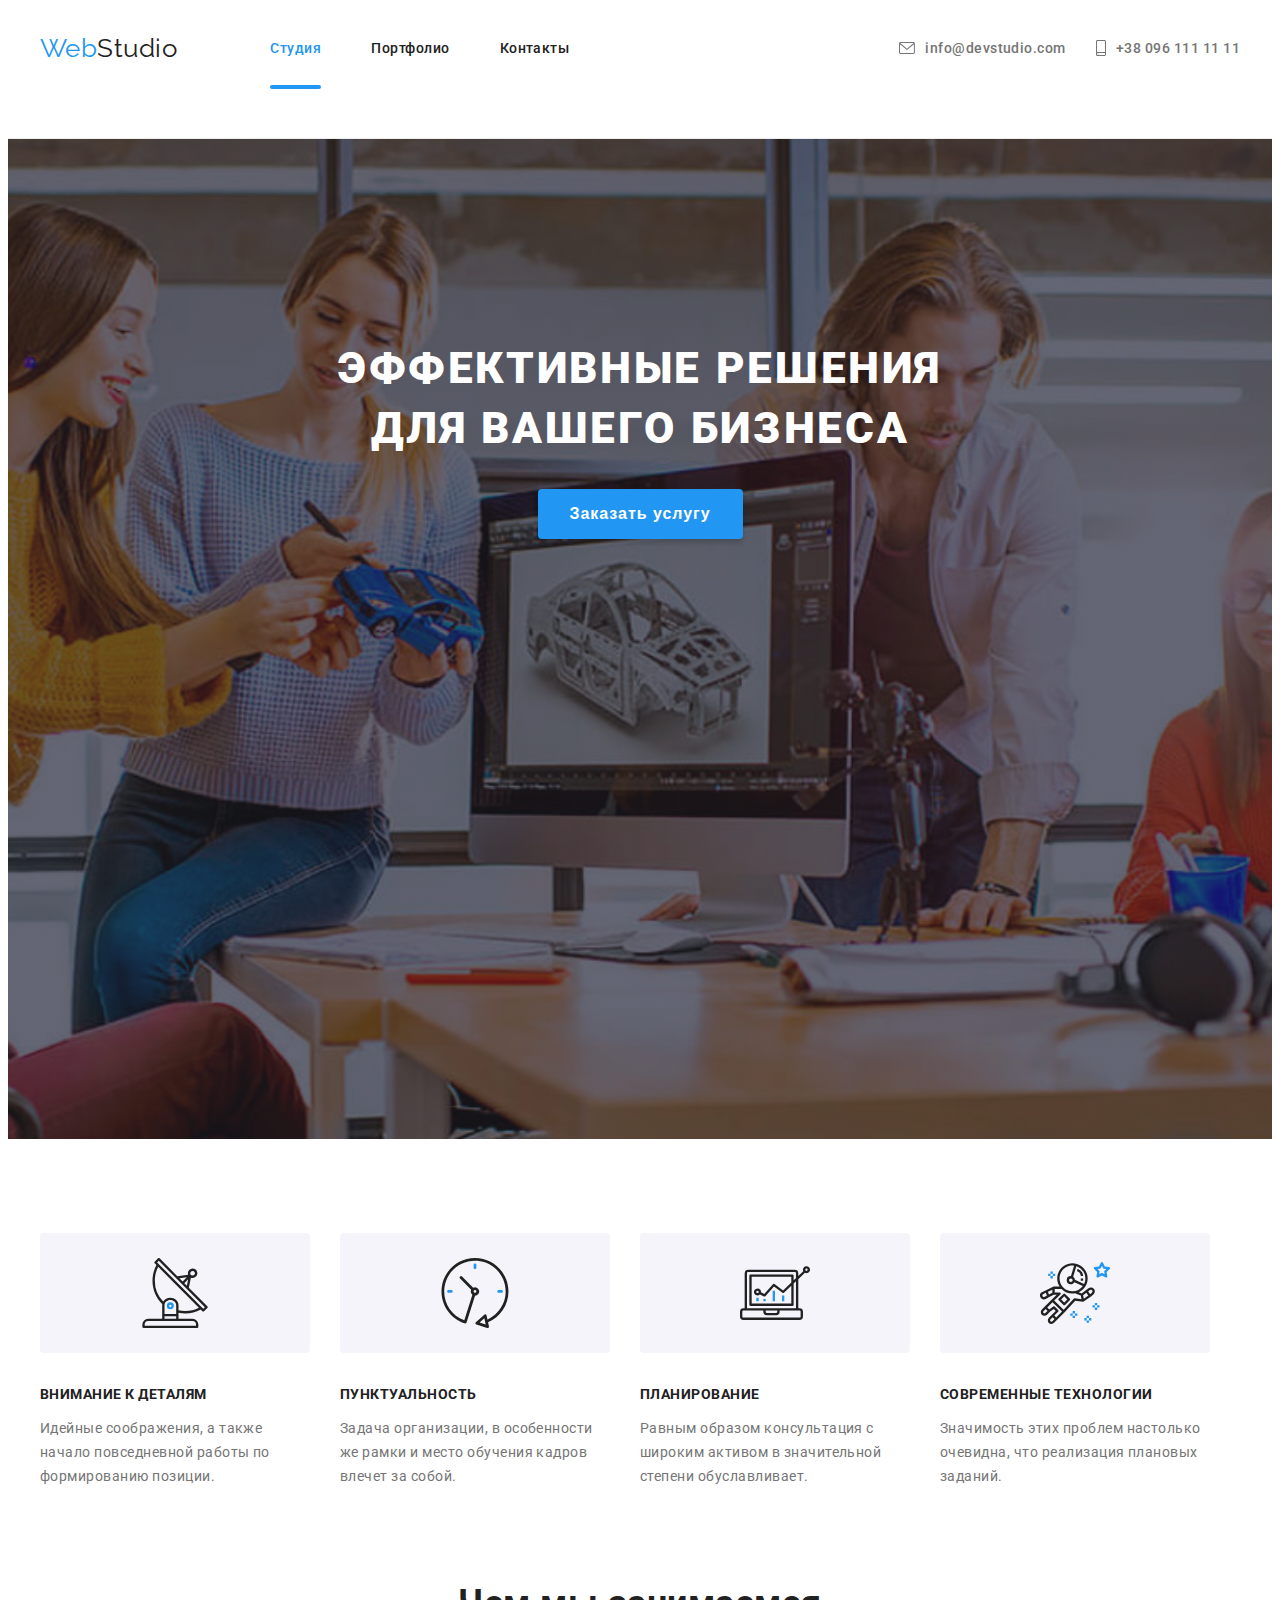
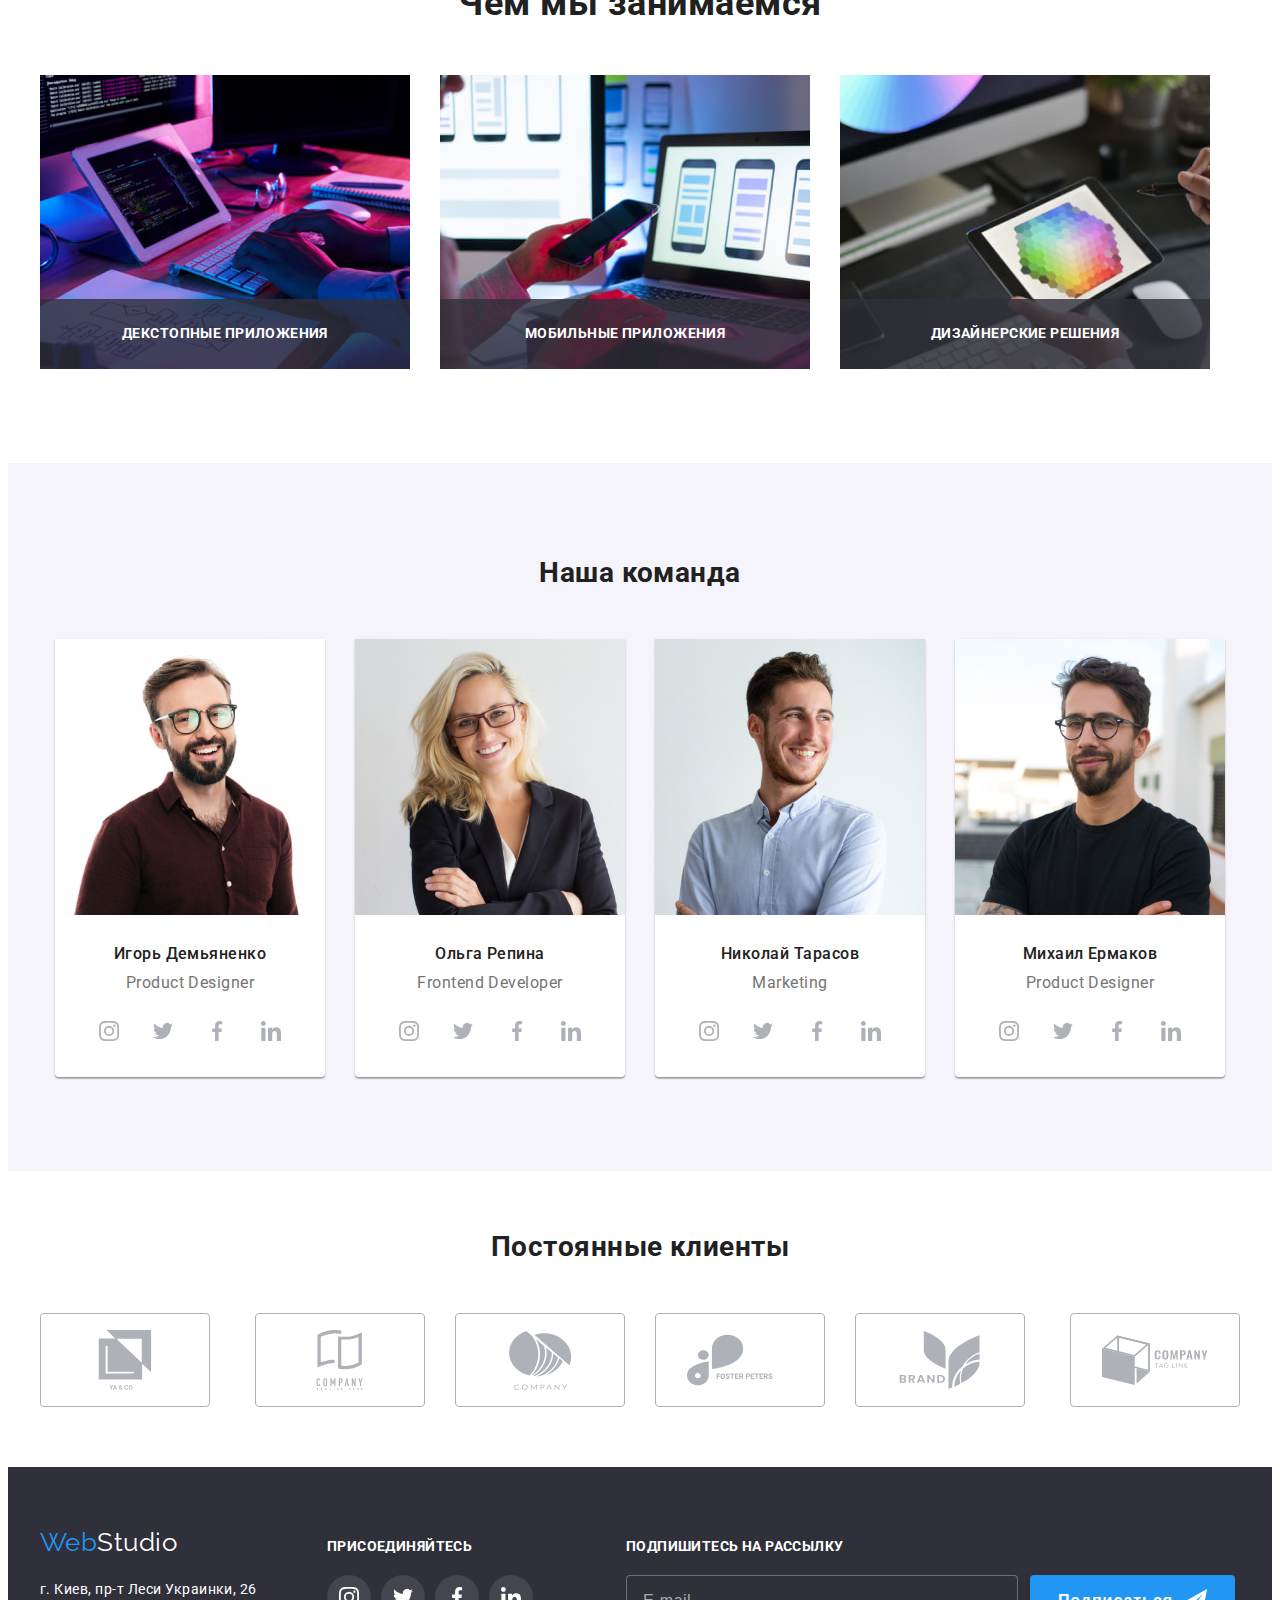
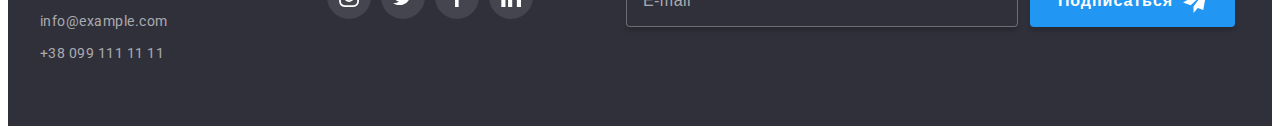
<file: index.html>
<!DOCTYPE html>
<html lang="ru">

<head>
    <meta charset="UTF-8">
    <meta http-equiv="X-UA-Compatible" content="IE=edge">
    <meta name="viewport" content="width=device-width, initial-scale=1.0">
    <title>Web Studio</title>
    <link rel="preconnect" href="https://fonts.googleapis.com">
    <link rel="preconnect" href="https://fonts.gstatic.com" crossorigin>
    <link
        href="https://fonts.googleapis.com/css2?family=Raleway:wght@700&family=Roboto:wght@400;500;700;900&display=swap"
        rel="stylesheet">
    <link rel="stylesheet" href="https://cdnjs.cloudflare.com/ajax/libs/modern-normalize/1.1.0/modern-normalize.min.css"
        integrity="sha512-wpPYUAdjBVSE4KJnH1VR1HeZfpl1ub8YT/NKx4PuQ5NmX2tKuGu6U/JRp5y+Y8XG2tV+wKQpNHVUX03MfMFn9Q=="
        crossorigin="anonymous" referrerpolicy="no-referrer" />
    <link rel="stylesheet" href="./css/main.min.css" />
</head>

<body>
    <!--Шапка-->
    <header class="header">
        <div class="container">
            <div class="header__logo-mobile">
                <a href="./index.html" class="nav__header-logo">Web<span class="nav__header-logo-half">Studio</span></a>
                <button class="menu__button is-open" aria-expanded="false" data-menu-button>
                    <svg class="menu__icon" width="40" height="40" aria-label="Переключатель мобильного меню">
                        <use class="menu__open" href="./images/symbol-defs.svg#mobile-menu"></use>
                        <use class="menu__close" href="./images/symbol-defs.svg#mobile-menu_close"></use>
                    </svg>
                </button>
                <div class="header-mobile" data-menu>
                    <nav class="nav">
                        <ul class="nav__menu">
                            <li class="nav__item"><a class="nav__link nav__link--current" href="./index.html">Студия</a></li>
                            <li class="nav__item"><a class="nav__link"
                                    href="./portfolio.html">Портфолио</a></li>
                            <li class="nav__item"><a class="nav__link" href="">Контакты</a></li>
                        </ul>
                    </nav>
                    <ul class="address">
                        <li class="address__item"><a class="address__link address__link--mobile"
                                href="mailto:info@devstudio.com"><svg class="address__icon" width="16" height="12">
                                    <use href="./images/symbol-defs.svg#mail"></use>
                                </svg>info@devstudio.com</a></li>
                        <li class="address__item"><a class="address__link" href="tel:+380961111111"><svg
                                    class="address__icon" width="10" height="16">
                                    <use href="./images/symbol-defs.svg#smartphone"></use>
                                </svg>+38 096 111 11 11</a></li>
                    </ul>
                    <ul class="social">
                        <li class="social__item"><a href="#" class="social__link">Instagram</a><span
                                class="social__line"></span></li>
                        <li class="social__item"><a href="#" class="social__link">Twitter</a><span
                                class="social__line"></span>
                        </li>
                        <li class="social__item"><a href="#" class="social__link">Facebook</a><span
                                class="social__line"></span>
                        </li>
                        <li class="social__item"><a href="#" class="social__link">LinkedIn</a></li>
                    </ul>
                </div>
            </div>
        </div>
    </header>
    <!--Уникальный контент-->
    <main>
        <!-- Hero section -->
        <section class="hero-overlay">
            <div class="container">
                <h1 class="hero-overlay__title">Эффективные решения для вашего бизнеса</h1>
                <button class="button" type="button" data-modal-open>Заказать услугу</button>
            </div>
        </section>
        <!-- Features section -->
        <section class="features">
            <div class="container">
                <h2 class="visually-hidden">Особенности</h2>
                <ul class="features__list">
                    <li class="features__item">
                        <div class="features__icon">
                            <svg width="70px" height="70px">
                                <use href="./images/symbol-defs.svg#antenna"></use>
                            </svg>
                        </div>
                        <h3 class="features__title">Внимание к деталям</h3>
                        <p>Идейные соображения, а также начало повседневной работы по формированию позиции.</p>
                    </li>
                    <li class="features__item">
                        <div class="features__icon">
                            <svg width="70px" height="70px">
                                <use href="./images/symbol-defs.svg#clock"></use>
                            </svg>
                        </div>
                        <h3 class="features__title">Пунктуальность</h3>
                        <p>Задача организации, в особенности же рамки и место обучения кадров влечет за собой.</p>
                    </li>
                    <li class="features__item">
                        <div class="features__icon">
                            <svg width="70px" height="70px">
                                <use href="./images/symbol-defs.svg#diagram"></use>
                            </svg>
                        </div>
                        <h3 class="features__title">Планирование</h3>
                        <p>Равным образом консультация с широким активом в значительной степени обуславливает.</p>
                    </li>
                    <li class="features__item">
                        <div class="features__icon">
                            <svg width="70px" height="70px">
                                <use href="./images/symbol-defs.svg#astronaut"></use>
                            </svg>
                        </div>
                        <h3 class="features__title">Современные технологии</h3>
                        <p>Значимость этих проблем настолько очевидна, что реализация плановых заданий.</p>
                    </li>
                </ul>
            </div>
        </section>
        <!-- Our Work section -->
        <section class="our-work">
            <div class="container">
                <h2 class="our-work__title">Чем мы занимаемся</h2>
                <ul class="our-work__gallery">
                    <li class="our-work__item"><img srcset="./images/what-we-do/img1-740.jpg 2x,./images/what-we-do/img1-370.jpg 1x"
                        src="./images/what-we-do/img1-370.jpg" alt="Разработка десктопных приложений" width="370" />
                        <h3 class="our-work__label">Декстопные приложения</h3>
                    </li>
                    <li class="our-work__item"><img srcset="./images/what-we-do/img2-740.jpg 2x,./images/what-we-do/img2-370.jpg 1x"
                        src="./images/what-we-do/img2-370.jpg" alt="Разработка мобильных приложений" width="370" />
                        <h3 class="our-work__label">Мобильные приложения</h3>
                    </li>
                    <li class="our-work__item"><img srcset="./images/what-we-do/img3-740.jpg 2x,./images/what-we-do/img3-370.jpg 1x"
                        src="./images/what-we-do/img3-370.jpg" alt="Дизайнерские решения" width="370" class="wedo-item__image" />
                        <h3 class="our-work__label">Дизайнерские решения</h3>
                    </li>
                </ul>
            </div>
        </section>
        <!-- Our Team section styles -->
        <section class="team">
            <div class="container">
                <h2 class="team__title">Наша команда</h2>
                <ul class="team__list">
                    <li class="team__card"><img srcset="./images/team/demyanenko-900.jpg 2x,./images/team/demyanenko-450.jpg 1x" src="./images/team/demyanenko-450.jpg" alt="Фото Игоря Демьяненко" width="450" />
                        <div class="team__discription">
                            <h3 class="team__name"> Игорь Демьяненко</h3>
                            <p>Product Designer</p>
                            <ul class="team__social">
                                <li class="team__item"><a class="team__link"
                                        href="https://www.instagram.com/?hl=en"><svg class="team__icon" width="20"
                                            height="20">
                                            <use href="./images/symbol-defs.svg#instagram"></use>
                                        </svg></a></li>
                                <li class="team__item"><a class="team__link"
                                        href="https://mobile.twitter.com/login"><svg class="team__icon" width="20"
                                            height="20">
                                            <use href="./images/symbol-defs.svg#twitter"></use>
                                        </svg></a></li>
                                <li class="team__item"><a class="team__link" href="https://www.facebook.com/"><svg
                                            class="team__icon" width="20" height="20">
                                            <use href="./images/symbol-defs.svg#facebook"></use>
                                        </svg></a></li>
                                <li class="team__item"><a class="team__link" href="https://www.linkedin.com/"><svg
                                            class="team__icon" width="20" height="20">
                                            <use href="./images/symbol-defs.svg#linkedin"></use>
                                        </svg></a></li>
                            </ul>
                        </div>
                    </li>
                    <li class="team__card"><img srcset="./images/team/repina-900.jpg 2x,./images/team/repina-450.jpg 1x" src="./images/team/repina-450.jpg" alt="Фото Ольги Репиной" width="450" />
                        <div class="team__discription">
                            <h3 class="team__name"> Ольга Репина</h3>
                            <p>Frontend Developer</p>
                            <ul class="team__social">
                                <li class="team__item"><a class="team__link"
                                        href="https://www.instagram.com/?hl=en"><svg class="team__icon" width="20"
                                            height="20">
                                            <use href="./images/symbol-defs.svg#instagram"></use>
                                        </svg></a></li>
                                <li class="team__item"><a class="team__link"
                                        href="https://mobile.twitter.com/login"><svg class="team__icon" width="20"
                                            height="20">
                                            <use href="./images/symbol-defs.svg#twitter"></use>
                                        </svg></a></li>
                                <li class="team__item"><a class="team__link" href="https://www.facebook.com/"><svg
                                            class="team__icon" width="20" height="20">
                                            <use href="./images/symbol-defs.svg#facebook"></use>
                                        </svg></a></li>
                                <li class="team__item"><a class="team__link" href="https://www.linkedin.com/"><svg
                                            class="team__icon" width="20" height="20">
                                            <use href="./images/symbol-defs.svg#linkedin"></use>
                                        </svg></a></li>
                            </ul>
                        </div>
                    </li>
                    <li class="team__card"><img srcset="./images/team/tarasov-900.jpg 2x,./images/team/tarasov-450.jpg 1x" src="./images/team/tarasov-450.jpg" alt="Фото Николая Тарасова" width="450" />
                        <div class="team__discription">
                            <h3 class="team__name"> Николай Тарасов</h3>
                            <p>Marketing</p>
                            <ul class="team__social">
                                <li class="team__item"><a class="team__link"
                                        href="https://www.instagram.com/?hl=en"><svg class="team__icon" width="20"
                                            height="20">
                                            <use href="./images/symbol-defs.svg#instagram"></use>
                                        </svg></a></li>
                                <li class="team__item"><a class="team__link"
                                        href="https://mobile.twitter.com/login"><svg class="team__icon" width="20"
                                            height="20">
                                            <use href="./images/symbol-defs.svg#twitter"></use>
                                        </svg></a></li>
                                <li class="team__item"><a class="team__link" href="https://www.facebook.com/"><svg
                                            class="team__icon" width="20" height="20">
                                            <use href="./images/symbol-defs.svg#facebook"></use>
                                        </svg></a></li>
                                <li class="team__item"><a class="team__link" href="https://www.linkedin.com/"><svg
                                            class="team__icon" width="20" height="20">
                                            <use href="./images/symbol-defs.svg#linkedin"></use>
                                        </svg></a></li>
                            </ul>
                        </div>
                    </li>
                    <li class="team__card"><img srcset="./images/team/ermakov-900.jpg 2x,./images/team/ermakov-450.jpg 1x" src="./images/team/ermakov-450.jpg" alt="Фото Михаила Ермакова" width="450" />
                        <div class="team__discription">
                            <h3 class="team__name"> Михаил Ермаков</h3>
                            <p>Product Designer</p>
                            <ul class="team__social">
                                <li class="team__item"><a class="team__link"
                                        href="https://www.instagram.com/?hl=en"><svg class="team__icon" width="20"
                                            height="20">
                                            <use href="./images/symbol-defs.svg#instagram"></use>
                                        </svg></a></li>
                                <li class="team__item"><a class="team__link"
                                        href="https://mobile.twitter.com/login"><svg class="team__icon" width="20"
                                            height="20">
                                            <use href="./images/symbol-defs.svg#twitter"></use>
                                        </svg></a></li>
                                <li class="team__item"><a class="team__link" href="https://www.facebook.com/"><svg
                                            class="team__icon" width="20" height="20">
                                            <use href="./images/symbol-defs.svg#facebook"></use>
                                        </svg></a></li>
                                <li class="team__item"><a class="team__link" href="https://www.linkedin.com/"><svg
                                            class="team__icon" width="20" height="20">
                                            <use href="./images/symbol-defs.svg#linkedin"></use>
                                        </svg></a></li>
                            </ul>
                        </div>
                    </li>
                </ul>
            </div>
        </section>
        <!-- Our Clients section -->
        <section class="clients">
            <div class="container">
                <h2 class="clients__title">Постоянные клиенты</h2>
                <ul class="clients__list">
                    <li class="clients__item"><a class="clients__link" href="#"><svg class="clients__image" width="106"
                                height="60">
                                <use href="./images/symbol-defs.svg#ya-and-co"></use>
                            </svg></a></li>
                    <li class="clients__item"><a class="clients__link" href="#"><svg class="clients__image" width="106"
                                height="60">
                                <use href="./images/symbol-defs.svg#company-tagline-here"></use>
                            </svg></a></li>
                    <li class="clients__item"><a class="clients__link" href="#"><svg class="clients__image" width="106"
                                height="60">
                                <use href="./images/symbol-defs.svg#company"></use>
                            </svg></a></li>
                    <li class="clients__item"><a class="clients__link" href="#"><svg class="clients__image" width="106"
                                height="60">
                                <use href="./images/symbol-defs.svg#foster-peters"></use>
                            </svg></a></li>
                    <li class="clients__item"><a class="clients__link" href="#"><svg class="clients__image" width="106"
                                height="60">
                                <use href="./images/symbol-defs.svg#brand"></use>
                            </svg></a></li>
                    <li class="clients__item"><a class="clients__link" href="#"><svg class="clients__image" width="106"
                                height="60">
                                <use href="./images/symbol-defs.svg#company-tag-line"></use>
                            </svg></a></li>
                </ul>
            </div>
        </section>
    </main>
    <!-- Footer styles -->
    <footer class="footer">
        <div class="container">
            <div class="footer__display">
                <div class="footer__position footer__position--address">
                    <address>
                        <a class="footer__logo" href="./index.html">Web<span class="footer__logo-half">Studio</span></a>
                        <p class="footer__location">г. Киев, пр-т Леси Украинки, 26</p>
                        <ul class="footer__address">
                            <li class="footer__item"><a class="footer__link" href="mailto:info@example.com">info@example.com</a></li>
                            <li class="footer__item"><a class="footer__link" href="tel:+380991111111">+38 099 111 11 11</a></li>
                        </ul>
                    </address>
                </div>
                <!-- Join block -->
                <div class="footer__position footer__position--social">
                    <p class="join">Присоединяйтесь</p>
                    <ul class="join__list">
                        <li class="join__item"><a class="join__link" href="https://www.instagram.com/?hl=en">
                                <svg class="join__icon" width="20" height="20">
                                    <use href="./images/symbol-defs.svg#instagram"></use>
                                </svg>
                            </a></li>
                        <li class="join__item"><a class="join__link" href="https://mobile.twitter.com/login">
                                <svg class="join__icon" width="20" height="20">
                                    <use href="./images/symbol-defs.svg#twitter"></use>
                                </svg>
                            </a></li>
                        <li class="join__item"><a class="join__link" href="https://www.facebook.com/">
                                <svg class="join__icon" width="20" height="20">
                                    <use href="./images/symbol-defs.svg#facebook"></use>
                                </svg>
                            </a></li>
                        <li class="join__item"><a class="join__link" href="https://www.linkedin.com/">
                                <svg class="join__icon" width="20" height="20">
                                    <use href="./images/symbol-defs.svg#linkedin"></use>
                                </svg>
                            </a></li>
                    </ul>
                </div>
                <div class="footer__position">
                    <!-- Subscribe Form block -->
                    <form class="subscribe-form">
                        <p class="subscribe-form__title">Подпишитесь на рассылку</p>
                        <div class="subscribe-form__display">
                            <input class="subscribe-form__input" type="email" name="email-footer" placeholder="E-mail" />
                            <button class="button button--subscribe-form" type="submit">Подписаться<svg class="subscribe-form__icon"
                                    width="24" height="24">
                                    <use href="./images/symbol-defs.svg#submit-footer"></use>
                                </svg></button>
                        </div>
                    </form>
                </div>
            </div>
        </div>
    </footer>

    <!-- Modal Window -->

    <div class="backdrop backdrop--is-hidden" data-modal>
        <div class="modal">
            <button class="modal__close-button" type="button" data-modal-close><svg class="modal__close-button-icon" width="11" height="11">
            <use href="./images/symbol-defs.svg#modal-close"></use>
        </svg></button>
        <!-- Callback Form block -->
        <form class="callback-form">
            <h4 class="callback-form__title">Оставьте свои данные, мы вам перезвоним</h4>
            <ul>
                <li class="callback-form__item"><label class="callback-form__label" for="contact-modal">Имя</label>
                <input class="callback-form__input" type="text" name="contact-modal" id="contact-modal" />
                <svg class="callback-form__icon" width="18" height="18">
                    <use href="./images/symbol-defs.svg#contacts-modal"></use>
                </svg></li>

                <li class="callback-form__item"><label class="callback-form__label" for="tel-modal">Телефон</label>
                <input class="callback-form__input" type="tel" name="tel-modal" id="tel-modal" />
                <svg class="callback-form__icon" width="18" height="18">
                    <use href="./images/symbol-defs.svg#phone-modal"></use>
                </svg></li>

                <li class="callback-form__item"><label class="callback-form__label" for="email-modal">Почта</label>
                <input class="callback-form__input" type="email" name="email-modal" id="email-modal" />
                <svg class="callback-form__icon" width="18" height="18">
                    <use href="./images/symbol-defs.svg#mail-modal"></use>
                </svg></li>

                <li class="callback-form__item"><label class="callback-form__label" for="comment-modal">Комментарий</label>
                <textarea class="callback-form__comment" name="comment-modal" id="comment-modal" rows="10" placeholder="Введите текст"></textarea></li>
            </ul>
            <label class="callback-form__checkbox">
                <input class="callback-form__checkbox--custom" type="checkbox" name="agreement " value="agreement" /><span class="callback-form__check-mark"></span>
                <span>Соглашаюсь с рассылкой и принимаю <a class="callback-form__agreement" href="#"> Условия договора</a></span>
            </label>
            <div class="callback-form__button">
                <button class="button button--callback-form" type="submit">Отправить</button>
            </div>
        </form>
        </div>
    </div>
    <script src="./js/modal.js"></script>
    <script src="./js/menu.js"></script>
</body>

</html>
</file>
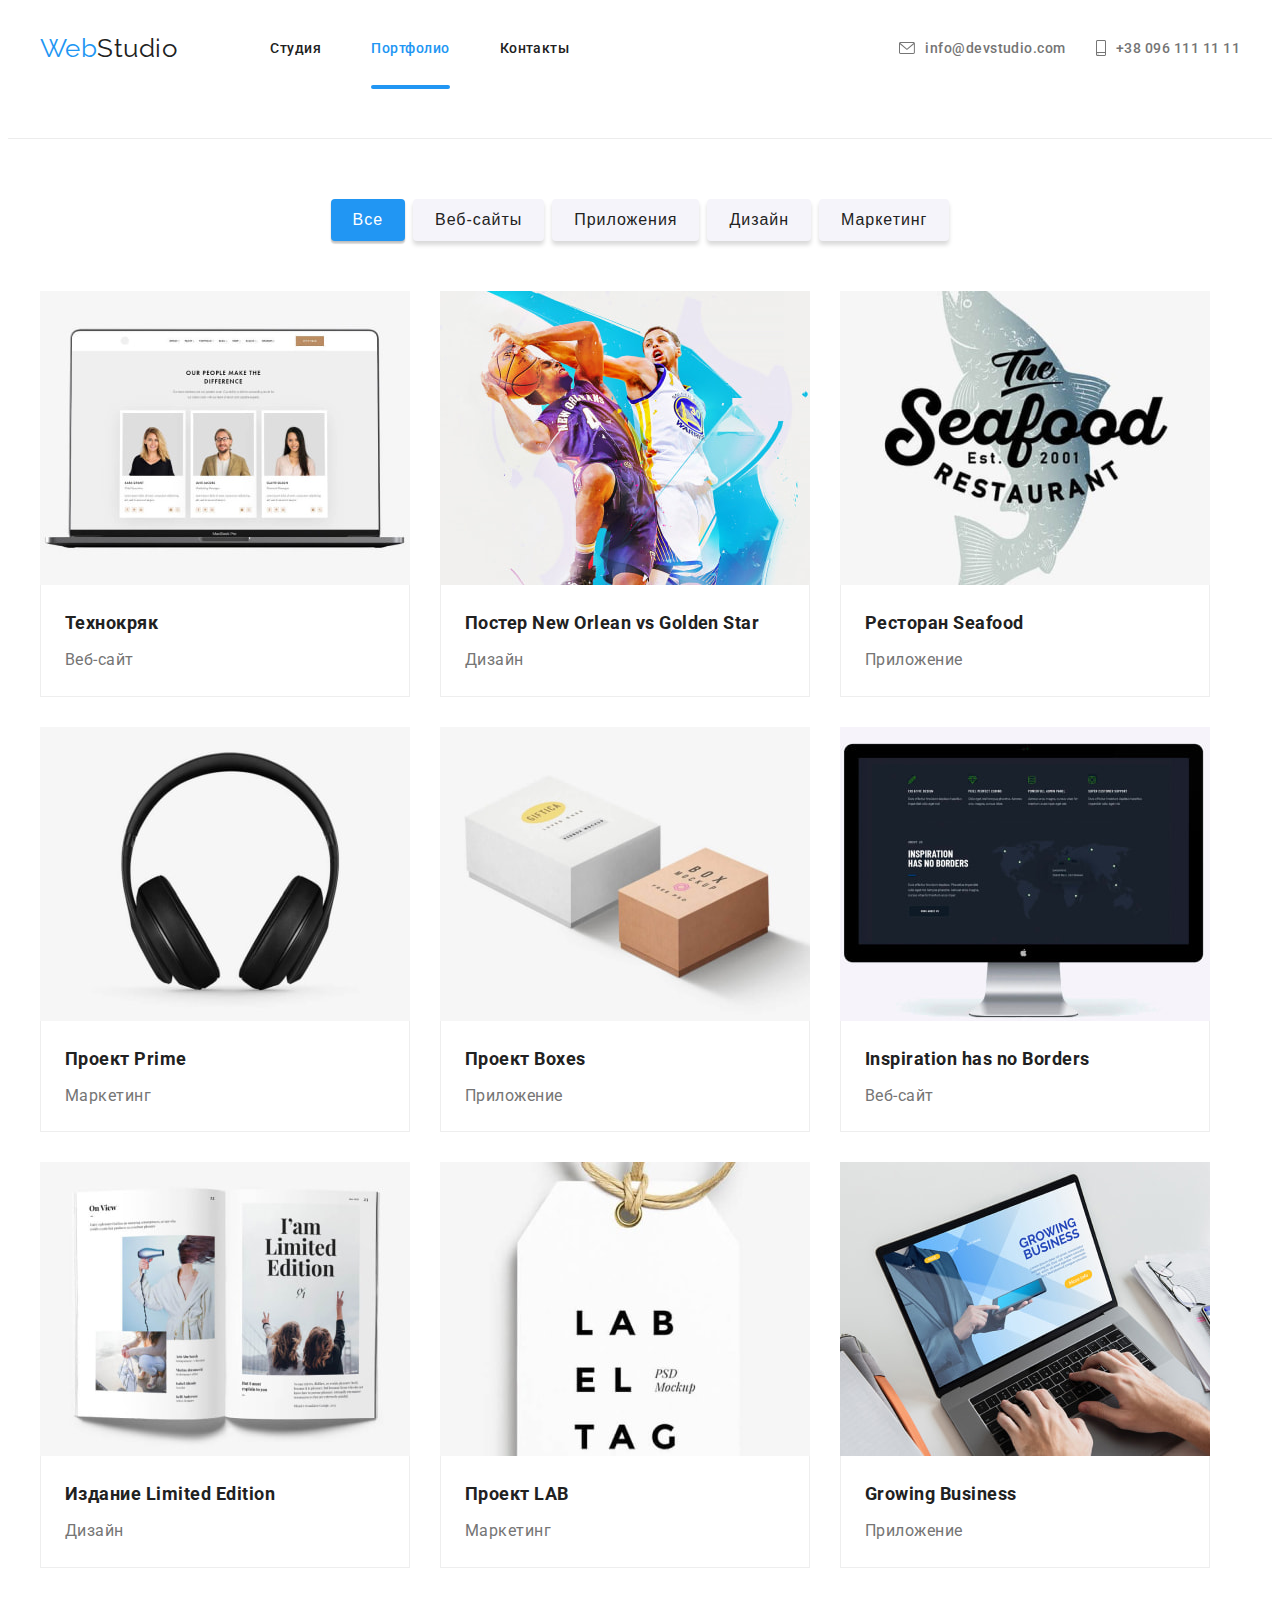
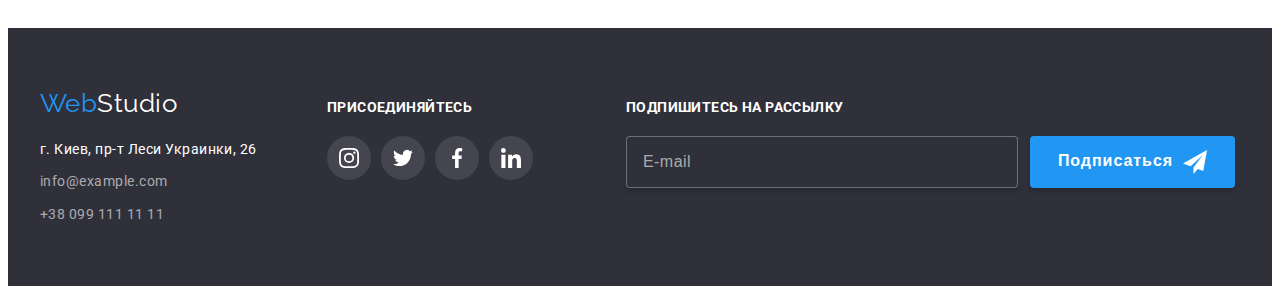
<file: portfolio.html>
<!DOCTYPE html>
<html lang="ru">

<head>
    <meta charset="UTF-8">
    <meta http-equiv="X-UA-Compatible" content="IE=edge">
    <meta name="viewport" content="width=device-width, initial-scale=1.0">
    <title>Web Studio | Portfolio</title>
    <link rel="preconnect" href="https://fonts.googleapis.com">
    <link rel="preconnect" href="https://fonts.gstatic.com" crossorigin>
    <link
        href="https://fonts.googleapis.com/css2?family=Raleway:wght@700&family=Roboto:wght@400;500;700;900&display=swap"
        rel="stylesheet">
    <link rel="stylesheet" href="https://cdnjs.cloudflare.com/ajax/libs/modern-normalize/1.1.0/modern-normalize.min.css"
        integrity="sha512-wpPYUAdjBVSE4KJnH1VR1HeZfpl1ub8YT/NKx4PuQ5NmX2tKuGu6U/JRp5y+Y8XG2tV+wKQpNHVUX03MfMFn9Q=="
        crossorigin="anonymous" referrerpolicy="no-referrer" />
    <link rel="stylesheet" href="./css/portfolio.min.css" />
</head>

<body>
    
    <!--Шапка-->
    <header class="header">
        <div class="container">
            <div class="header__logo-mobile">
                <a href="./index.html" class="nav__header-logo">Web<span class="nav__header-logo-half">Studio</span></a>
                <button class="menu__button is-open" aria-expanded="false" data-menu-button>
                    <svg class="menu__icon" width="40" height="40" aria-label="Переключатель мобильного меню">
                        <use class="menu__open" href="./images/symbol-defs.svg#mobile-menu"></use>
                        <use class="menu__close" href="./images/symbol-defs.svg#mobile-menu_close"></use>
                    </svg>
                </button>
                <div class="header-mobile" data-menu>
                    <nav class="nav">
                        <ul class="nav__menu">
                            <li class="nav__item"><a class="nav__link" href="./index.html">Студия</a></li>
                            <li class="nav__item"><a class="nav__link nav__link--current" href="./portfolio.html">Портфолио</a></li>
                            <li class="nav__item"><a class="nav__link" href="">Контакты</a></li>
                        </ul>
                    </nav>
                    <ul class="address">
                        <li class="address__item"><a class="address__link address__link--mobile"
                                href="mailto:info@devstudio.com"><svg class="address__icon" width="16" height="12">
                                    <use href="./images/symbol-defs.svg#mail"></use>
                                </svg>info@devstudio.com</a></li>
                        <li class="address__item"><a class="address__link" href="tel:+380961111111"><svg class="address__icon"
                                    width="10" height="16">
                                    <use href="./images/symbol-defs.svg#smartphone"></use>
                                </svg>+38 096 111 11 11</a></li>
                    </ul>
                    <ul class="social">
                        <li class="social__item"><a href="#" class="social__link">Instagram</a><span
                                class="social__line"></span></li>
                        <li class="social__item"><a href="#" class="social__link">Twitter</a><span class="social__line"></span>
                        </li>
                        <li class="social__item"><a href="#" class="social__link">Facebook</a><span class="social__line"></span>
                        </li>
                        <li class="social__item"><a href="#" class="social__link">LinkedIn</a></li>
                    </ul>
                </div>
            </div>
        </div>
    </header>
    <!--Уникальный контент-->
    <main>
        <h1 class="visually-hidden">Portfolio</h1>
        <!-- Portfolio section -->
        <section class="portfolio">
            <div class="container">
                <h2 class="visually-hidden">Наши проекты</h2>
                <ul class="portfolio__filtres">
                    <li class="portfolio__item"><button class="button button--portfolio-filtres portfolio__filtres--current" type="button">Все</button></li>
                    <li class="portfolio__item"><button class="button button--portfolio-filtres" type="button">Веб-сайты</button></li>
                    <li class="portfolio__item"><button class="button button--portfolio-filtres" type="button">Приложения</button></li>
                    <li class="portfolio__item"><button class="button button--portfolio-filtres" type="button">Дизайн</button></li>
                    <li class="portfolio__item"><button class="button button--portfolio-filtres" type="button">Маркетинг</button></li>
                </ul>
                <!-- Portfolio Projects block -->
                <ul class="projects">
                    <li class="projects__indent"><a href="#" class="projects__link">
                        <div class="projects__thumb">
                            <img class="project__image" srcset="./images/portfolio/project1-mob-900.jpg 2x, ./images/portfolio/project1-mob-450.jpg 1x" src="./images/portfolio/project1-mob-450.jpg" alt="Макбук">
                            <div class="projects__overlay">
                                <p class="projects__discription">Технокряк это современная площадка распространения коронавируса. Компании используют эту платформу для цифрового
                                шпионажа и атак на защищённые сервера конкурентов.</p>
                            </div>
                        </div>
                        <div class="projects__border">
                            <h3 class="projects__title">Технокряк</h3>
                            <p>Веб-сайт</p>
                        </div>
                        </a></li>
                    <li class="projects__indent"><a href="#" class="projects__link">
                        <div class="projects__thumb">
                            <img class="project__image" srcset="./images/portfolio/project2-mob-900.jpg 2x, ./images/portfolio/project2-mob-450.jpg 1x" src="./images/portfolio/project2-mob-450.jpg" alt="Два баскетболиста в прыжке">
                            <div class="projects__overlay">
                                <p class="projects__discription">Технокряк это современная площадка распространения коронавируса. Компании используют эту платформу для цифрового
                                шпионажа и атак на защищённые сервера конкурентов.</p>
                            </div>
                        </div>
                            <div class="projects__border">
                                <h3 class="projects__title">Постер New Orlean vs Golden Star</h3>
                                <p>Дизайн</p>
                            </div>
                        </a></li>
                    <li class="projects__indent"><a href="#" class="projects__link">
                            <div class="projects__thumb">
                                <img class="project__image" srcset="./images/portfolio/project3-mob-900.jpg 2x, ./images/portfolio/project3-mob-450.jpg 1x" src="./images/portfolio/project3-mob-450.jpg" alt="Вывеска ресторана Seafood">
                                <div class="projects__overlay">
                                    <p class="projects__discription">Технокряк это современная площадка распространения коронавируса. Компании
                                        используют эту платформу для цифрового
                                        шпионажа и атак на защищённые сервера конкурентов.</p>
                                </div>
                            </div>
                            <div class="projects__border">
                                <h3 class="projects__title">Ресторан Seafood</h3>
                                <p>Приложение</p>
                            </div>
                        </a></li>
                    <li class="projects__indent"><a href="#" class="projects__link">
                        <div class="projects__thumb">
                            <img class="project__image" srcset="./images/portfolio/project4-mob-900.jpg 2x, ./images/portfolio/project4-mob-450.jpg 1x" src="./images/portfolio/project4-mob-450.jpg" alt="Беспроводные наушники">
                            <div class="projects__overlay">
                                <p class="projects__discription">Технокряк это современная площадка распространения коронавируса. Компании
                                    используют эту платформу для цифрового
                                    шпионажа и атак на защищённые сервера конкурентов.</p>
                            </div>
                        </div>
                        <div class="projects__border">
                            <h3 class="projects__title">Проект Prime</h3>
                            <p>Маркетинг</p>
                        </div>
                        </a></li>
                    <li class="projects__indent"><a href="#" class="projects__link">
                        <div class="projects__thumb">
                            <img class="project__image" srcset="./images/portfolio/project5-mob-900.jpg 2x, ./images/portfolio/project5-mob-450.jpg 1x" src="./images/portfolio/project5-mob-450.jpg" alt="Две маленькие коробки">
                            <div class="projects__overlay">
                                <p class="projects__discription">Технокряк это современная площадка распространения коронавируса. Компании
                                    используют эту платформу для цифрового
                                    шпионажа и атак на защищённые сервера конкурентов.</p>
                            </div>
                        </div>
                        <div class="projects__border">
                                <h3 class="projects__title">Проект Boxes</h3>
                                <p>Приложение</p>
                        </div>
                        </a></li>
                    <li class="projects__indent"><a href="#" class="projects__link">
                        <div class="projects__thumb">
                            <img class="project__image" srcset="./images/portfolio/project6-mob-900.jpg 2x, ./images/portfolio/project6-mob-450.jpg 1x" src="./images/portfolio/project6-mob-450.jpg" alt="Монитор">
                            <div class="projects__overlay">
                                <p class="projects__discription">Технокряк это современная площадка распространения коронавируса. Компании
                                    используют эту платформу для цифрового
                                    шпионажа и атак на защищённые сервера конкурентов.</p>
                            </div>
                        </div>
                        <div class="projects__border">
                            <h3 class="projects__title">Inspiration has no Borders</h3>
                            <p>Веб-сайт</p>
                        </div>
                        </a></li>
                    <li class="projects__indent"><a href="#" class="projects__link">
                        <div class="projects__thumb">
                            <img class="project__image" srcset="./images/portfolio/project7-mob-900.jpg 2x, ./images/portfolio/project7-mob-450.jpg 1x" src="./images/portfolio/project7-mob-450.jpg" alt="Открытый журнал">
                            <div class="projects__overlay">
                                <p class="projects__discription">Технокряк это современная площадка распространения коронавируса. Компании
                                    используют эту платформу для цифрового
                                    шпионажа и атак на защищённые сервера конкурентов.</p>
                            </div>
                        </div>
                        <div class="projects__border">
                            <h3 class="projects__title">Издание Limited Edition</h3>
                            <p>Дизайн</p>
                        </div>
                        </a></li>
                    <li class="projects__indent"><a href="#" class="projects__link">
                        <div class="projects__thumb">
                            <img class="project__image" srcset="./images/portfolio/project8-mob-900.jpg 2x, ./images/portfolio/project8-mob-450.jpg 1x" src="./images/portfolio/project8-mob-450.jpg" alt="Проект LAB" alt="Лейбл">
                            <div class="projects__overlay">
                                <p class="projects__discription">Технокряк это современная площадка распространения коронавируса. Компании
                                    используют эту платформу для цифрового
                                    шпионажа и атак на защищённые сервера конкурентов.</p>
                            </div>
                        </div>
                        <div class="projects__border">
                            <h3 class="projects__title">Проект LAB</h3>
                            <p>Маркетинг</p>
                        </div>
                        </a></li>
                    <li class="projects__indent"><a href="#" class="projects__link">
                        <div class="projects__thumb">
                            <img class="project__image" srcset="./images/portfolio/project9-mob-900.jpg 2x, ./images/portfolio/project9-mob-450.jpg 1x" src="./images/portfolio/project9-mob-450.jpg" alt="Дизайнер за работой в ноутбуке">
                            <div class="projects__overlay">
                                <p class="projects__discription">Технокряк это современная площадка распространения коронавируса. Компании
                                    используют эту платформу для цифрового
                                    шпионажа и атак на защищённые сервера конкурентов.</p>
                            </div>
                        </div>
                        <div class="projects__border">
                            <h3 class="projects__title">Growing Business</h3>
                            <p>Приложение</p>
                        </div>
                        </a></li>
                </ul>
            </div>
        </section>
    </main>
    <!-- Footer styles -->
    <footer class="footer">
        <div class="container">
            <div class="footer__display">
                <div class="footer__position footer__position--address">
                    <address>
                        <a class="footer__logo" href="./index.html">Web<span class="footer__logo-half">Studio</span></a>
                        <p class="footer__location">г. Киев, пр-т Леси Украинки, 26</p>
                        <ul class="footer__address">
                            <li class="footer__item"><a class="footer__link"
                                    href="mailto:info@example.com">info@example.com</a></li>
                            <li class="footer__item"><a class="footer__link" href="tel:+380991111111">+38 099 111 11 11</a>
                            </li>
                        </ul>
                    </address>
                </div>
                <!-- Join block -->
                <div class="footer__position footer__position--social">
                    <p class="join">Присоединяйтесь</p>
                    <ul class="join__list">
                        <li class="join__item"><a class="join__link" href="https://www.instagram.com/?hl=en">
                                <svg class="join__icon" width="20" height="20">
                                    <use href="./images/symbol-defs.svg#instagram"></use>
                                </svg>
                            </a></li>
                        <li class="join__item"><a class="join__link" href="https://mobile.twitter.com/login">
                                <svg class="join__icon" width="20" height="20">
                                    <use href="./images/symbol-defs.svg#twitter"></use>
                                </svg>
                            </a></li>
                        <li class="join__item"><a class="join__link" href="https://www.facebook.com/">
                                <svg class="join__icon" width="20" height="20">
                                    <use href="./images/symbol-defs.svg#facebook"></use>
                                </svg>
                            </a></li>
                        <li class="join__item"><a class="join__link" href="https://www.linkedin.com/">
                                <svg class="join__icon" width="20" height="20">
                                    <use href="./images/symbol-defs.svg#linkedin"></use>
                                </svg>
                            </a></li>
                    </ul>
                </div>
                <div class="footer__position">
                    <!-- Subscribe Form block -->
                    <form class="subscribe-form">
                        <p class="subscribe-form__title">Подпишитесь на рассылку</p>
                        <div class="subscribe-form__display">
                            <input class="subscribe-form__input" type="email" name="email-footer" placeholder="E-mail" />
                            <button class="button button--subscribe-form" type="submit">Подписаться<svg
                                    class="subscribe-form__icon" width="24" height="24">
                                    <use href="./images/symbol-defs.svg#submit-footer"></use>
                                </svg></button>
                        </div>
                    </form>
                </div>
            </div>
        </div>
    </footer>
    <script src="./js/menu.js"></script>
</body>

</html>
</file>
<file: css/main.min.css>
body{font-family:"Raleway",sans-serif;font-family:"Roboto",sans-serif;color:#757575;background-color:#fff;letter-spacing:0.03em}body.modal-open{overflow:hidden}h1,h2,h3,h4,h5,h6,p,ul{margin:0;padding:0}img{display:block;-o-object-fit:cover;object-fit:cover;max-width:100%;max-height:100%}button{-webkit-user-select:none;-moz-user-select:none;-ms-user-select:none;user-select:none}textarea{resize:none}.container{padding:0 15px}@media screen and (min-width: 480px){.container{width:480px;margin-left:auto;margin-right:auto}}@media screen and (min-width: 768px){.container{width:768px}}@media screen and (min-width: 1200px){.container{width:1200px}}.visually-hidden{position:absolute;width:1px;height:1px;margin:-1px;border:0;padding:0;white-space:nowrap;-webkit-clip-path:inset(100%);clip-path:inset(100%);clip:rect(0 0 0 0);overflow:hidden}.header{position:relative;padding:16px 0;border-bottom:#ececec 1px solid}@media screen and (min-width: 768px){.header{padding:20px 0;min-height:80px}}@media screen and (min-width: 1200px){.header{padding:25px 0}}@media screen and (min-width: 768px){.header__logo-mobile{display:-webkit-box;display:-ms-flexbox;display:flex}}@media screen and (min-width: 1200px){.header__logo-mobile{-webkit-box-align:center;-ms-flex-align:center;align-items:center}}.menu__button:hover,.menu__button:focus{fill:#2196f3}.menu__button .menu__open{display:none}.menu__button.is-open .menu__open{display:block}.menu__button.is-open .menu__close{display:none}@media screen and (max-width: 767px){.menu__button{z-index:2;position:absolute;top:10px;right:15px;width:40px;height:40px;padding:0;margin:0;cursor:pointer;border:none;background-color:#fff}}@media screen and (min-width: 768px){.menu__button{display:none}}.header-mobile{z-index:1;position:fixed;top:0;left:0;width:100vw;height:100vh;padding:48px 40px;-webkit-box-shadow:0px 1px 3px rgba(0,0,0,0.12),0px 1px 1px rgba(0,0,0,0.14),0px 2px 1px rgba(0,0,0,0.2);box-shadow:0px 1px 3px rgba(0,0,0,0.12),0px 1px 1px rgba(0,0,0,0.14),0px 2px 1px rgba(0,0,0,0.2);background-color:#fff;overflow-y:scroll;-webkit-transform:translate(100%);transform:translate(100%);-webkit-transition:250ms cubic-bezier(0.4, 0, 0.2, 1);transition:250ms cubic-bezier(0.4, 0, 0.2, 1)}.header-mobile.is-open{-webkit-transform:translate(0);transform:translate(0)}@media screen and (min-width: 768px){.header-mobile{height:100%;z-index:inherit;position:inherit;-webkit-box-shadow:none;box-shadow:none;padding:0;overflow-y:inherit;-webkit-transform:translate(0);transform:translate(0);display:-webkit-box;display:-ms-flexbox;display:flex;-webkit-box-align:center;-ms-flex-align:center;align-items:center}}@media screen and (min-width: 1200px){.header-mobile{-webkit-box-align:center;-ms-flex-align:center;align-items:center}}.nav__header-logo{font-family:"Raleway",sans-serif;font-size:26px;line-height:1.17;text-decoration:none;color:#2196f3}.nav__header-logo-half{color:#212121}@media screen and (min-width: 768px){.nav__header-logo{margin-right:88px;display:-webkit-box;display:-ms-flexbox;display:flex;-webkit-box-align:center;-ms-flex-align:center;align-items:center}}@media screen and (min-width: 1200px){.nav__header-logo{margin-right:93px}}.nav__menu{list-style:none;margin-bottom:100px}.nav__item{margin-bottom:32px}.nav__item:last-child{margin-bottom:0}@media screen and (min-width: 768px){.nav{display:-webkit-box;display:-ms-flexbox;display:flex}.nav__menu{display:-webkit-box;display:-ms-flexbox;display:flex;margin-left:0;margin-bottom:0;list-style:none}.nav__item+.nav__item{margin-left:50px}.nav__item{margin-bottom:0;position:relative}}.nav__link{color:#212121;text-decoration:none;font-weight:500;font-size:40px;line-height:1.17;-webkit-transition:color 250ms cubic-bezier(0.4, 0, 0.2, 1);transition:color 250ms cubic-bezier(0.4, 0, 0.2, 1)}.nav__link--current:focus,.nav__link--current:hover{color:#188ce8}.nav__link--current{color:#2196f3}.nav__link:hover,.nav__link:focus{color:#2196f3}@media screen and (min-width: 768px){.nav__link{display:block;font-size:14px}.nav__link--current::after{content:"";position:absolute;top:calc(100% + 29px);left:0px;width:100%;display:block;height:4px;border-radius:2px;background-size:contain;background-color:#2196f3}.nav__link--current:hover::after{-webkit-transform:skaleX(1);transform:skaleX(1)}.nav__link--current,.nav__link:hover,.nav__link:focus{color:#2196f3}}@media screen and (min-width: 1200px){.nav__link--current::after{top:calc(100% + 29px)}}.address{display:-webkit-box;display:-ms-flexbox;display:flex;-webkit-box-orient:vertical;-webkit-box-direction:reverse;-ms-flex-direction:column-reverse;flex-direction:column-reverse;list-style:none}.address__item{margin-bottom:32px}.address__item:first-child{margin-bottom:64px}.address__link{text-decoration:none;font-weight:500;font-size:34px;line-height:1.17;color:#757575;-webkit-transition:color 250ms cubic-bezier(0.4, 0, 0.2, 1);transition:color 250ms cubic-bezier(0.4, 0, 0.2, 1)}.address__link--mobile{font-size:24px}.address__icon{display:none}.address__link:hover,.address__link:focus{color:#2196f3}@media screen and (min-width: 768px){.address{-webkit-box-orient:vertical;-webkit-box-direction:normal;-ms-flex-direction:column;flex-direction:column;margin-left:auto}.address__link{display:-webkit-box;display:-ms-flexbox;display:flex;-webkit-box-align:center;-ms-flex-align:center;align-items:center;font-size:12px}.address__item{margin-bottom:0}.address__item:first-child{margin-bottom:10px}.address__icon{display:block;margin-right:10px;fill:currentColor}.address__icon:hover,.address__icon:focus{fill:currentColor}}@media screen and (min-width: 768px) and (min-width: 1200px){.address{-webkit-box-orient:horizontal;-webkit-box-direction:normal;-ms-flex-direction:row;flex-direction:row}.address__link{font-size:14px}.address__item+.address__item{margin-left:30px}.address__item:first-child{margin-bottom:0}}.social{display:-webkit-box;display:-ms-flexbox;display:flex;list-style:none}.social__link{text-decoration:none;font-weight:500;font-size:18px;line-height:1.2222;letter-spacing:0.02em;color:#2196f3}.social__line{margin:0 5px;border:1px solid rgba(33,33,33,0.2)}@media screen and (min-width: 768px){.social{display:none}}.hero-overlay{padding:120px 0px;text-align:center;background-color:#2f303a;background-image:-webkit-gradient(linear, left top, left bottom, from(rgba(47,48,58,0.4)), to(rgba(47,48,58,0.4))),url("../images/decoration/hero-bg-mobile-480.jpg");background-image:linear-gradient(to bottom, rgba(47,48,58,0.4), rgba(47,48,58,0.4)),url("../images/decoration/hero-bg-mobile-480.jpg");background-repeat:no-repeat;background-position:center;background-size:cover}@media screen and (min-device-pixel-ratio: 2), screen and (-webkit-min-device-pixel-ratio: 2), screen and (min-resolution: 2dppx){.hero-overlay{background-image:-webkit-gradient(linear, left top, left bottom, from(rgba(47,48,58,0.4)), to(rgba(47,48,58,0.4))),url("../images/decoration/hero-bg-mobile-960.jpg");background-image:linear-gradient(to bottom, rgba(47,48,58,0.4), rgba(47,48,58,0.4)),url("../images/decoration/hero-bg-mobile-960.jpg")}}@media screen and (min-width: 480px){.hero-overlay{background-image:-webkit-gradient(linear, left top, left bottom, from(rgba(47,48,58,0.4)), to(rgba(47,48,58,0.4))),url("../images/decoration/hero-bg-tablet-768.jpg");background-image:linear-gradient(to bottom, rgba(47,48,58,0.4), rgba(47,48,58,0.4)),url("../images/decoration/hero-bg-tablet-768.jpg")}}@media screen and (min-width: 480px) and (min-device-pixel-ratio: 2), screen and (min-width: 480px) and (-webkit-min-device-pixel-ratio: 2), screen and (min-width: 480px) and (min-resolution: 192dpi), screen and (min-width: 480px) and (min-resolution: 2dppx){.hero-overlay{background-image:-webkit-gradient(linear, left top, left bottom, from(rgba(47,48,58,0.4)), to(rgba(47,48,58,0.4))),url("../images/decoration/hero-bg-tablet-1536.jpg");background-image:linear-gradient(to bottom, rgba(47,48,58,0.4), rgba(47,48,58,0.4)),url("../images/decoration/hero-bg-tablet-1536.jpg")}}@media screen and (min-width: 768px){.hero-overlay{padding-top:200px;padding-bottom:200px;background-image:-webkit-gradient(linear, left top, left bottom, from(rgba(47,48,58,0.4)), to(rgba(47,48,58,0.4))),url("../images/decoration/hero-bg-desktop-1600.jpg");background-image:linear-gradient(to bottom, rgba(47,48,58,0.4), rgba(47,48,58,0.4)),url("../images/decoration/hero-bg-desktop-1600.jpg")}}@media screen and (min-width: 768px) and (min-device-pixel-ratio: 2), screen and (min-width: 768px) and (-webkit-min-device-pixel-ratio: 2), screen and (min-width: 768px) and (min-resolution: 192dpi), screen and (min-width: 768px) and (min-resolution: 2dppx){.hero-overlay{background-image:-webkit-gradient(linear, left top, left bottom, from(rgba(47,48,58,0.4)), to(rgba(47,48,58,0.4))),url("../images/decoration/hero-bg-desktop-3200.jpg");background-image:linear-gradient(to bottom, rgba(47,48,58,0.4), rgba(47,48,58,0.4)),url("../images/decoration/hero-bg-desktop-3200.jpg")}}@media screen and (min-width: 1600px){.hero-overlay{max-width:1600px;margin-right:auto;margin-left:auto;background-size:cover}}.hero-overlay__title{margin-bottom:30px;color:#fff;font-size:26px;line-height:1.61;font-weight:900;letter-spacing:0.06em;text-transform:uppercase}@media screen and (min-width: 768px){.hero-overlay__title{margin-left:auto;margin-right:auto;max-width:360px}}@media screen and (min-width: 1200px){.hero-overlay{padding:200px 0;height:600px}.hero-overlay__title{max-width:696px;font-size:44px;line-height:1.36}}.button{padding:10px 32px;-webkit-box-shadow:0px 4px 4px rgba(0,0,0,0.15);box-shadow:0px 4px 4px rgba(0,0,0,0.15);border-radius:4px;border:none;cursor:pointer;font-size:16px;line-height:1.9;font-weight:700;letter-spacing:0.06em;color:#fff;background-color:#2196f3;-webkit-transition:background-color 250ms cubic-bezier(0.4, 0, 0.2, 1),color 250ms cubic-bezier(0.4, 0, 0.2, 1),-webkit-box-shadow 250ms cubic-bezier(0.4, 0, 0.2, 1);transition:background-color 250ms cubic-bezier(0.4, 0, 0.2, 1),color 250ms cubic-bezier(0.4, 0, 0.2, 1),-webkit-box-shadow 250ms cubic-bezier(0.4, 0, 0.2, 1);transition:background-color 250ms cubic-bezier(0.4, 0, 0.2, 1),color 250ms cubic-bezier(0.4, 0, 0.2, 1),box-shadow 250ms cubic-bezier(0.4, 0, 0.2, 1);transition:background-color 250ms cubic-bezier(0.4, 0, 0.2, 1),color 250ms cubic-bezier(0.4, 0, 0.2, 1),box-shadow 250ms cubic-bezier(0.4, 0, 0.2, 1),-webkit-box-shadow 250ms cubic-bezier(0.4, 0, 0.2, 1)}.button:hover,.button:focus{background-color:#188ce8}.features{padding:60px 0}.features__list{font-size:14px;line-height:1.71;font-weight:400;list-style:none}.features__item+.features__item{margin-top:30px}.features__icon{height:120px;display:-webkit-box;display:-ms-flexbox;display:flex;-webkit-box-align:center;-ms-flex-align:center;align-items:center;-webkit-box-pack:center;-ms-flex-pack:center;justify-content:center;margin-bottom:30px;border-radius:4px;background-color:#f5f4fa}.features__title{text-align:center;margin-bottom:10px;color:#212121;font-size:14px;line-height:1.71;text-transform:uppercase;font-weight:700}@media screen and (min-width: 768px){.features__list{display:-webkit-box;display:-ms-flexbox;display:flex;-ms-flex-wrap:wrap;flex-wrap:wrap}.features__item+.features__item{margin-top:0px}.features__item{margin-bottom:30px;width:354px}.features__item:nth-child(2n){margin-left:30px}.features__item:nth-child(3n),.features__item:nth-child(4n){margin-bottom:0}.features__title{text-align:start}}@media screen and (min-width: 1200px){.features{padding:94px 0}.features__list{-ms-flex-wrap:nowrap;flex-wrap:nowrap}.features__item{margin-bottom:0;width:270px}.features__item+.features__item{margin-left:30px}}@media screen and (max-width: 1199px){.our-work{display:none}}.our-work{padding-bottom:94px}.our-work__title{margin-bottom:50px;font-size:36px;line-height:1.16;font-weight:700;text-align:center;color:#212121}.our-work__gallery{position:relative;display:-webkit-box;display:-ms-flexbox;display:flex;list-style:none}.our-work__item+.our-work__item{margin-left:30px}.our-work__label{position:absolute;bottom:0;width:370px;padding:27px 0;font-weight:700;font-size:14px;line-height:1.14;text-align:center;letter-spacing:0.03em;text-transform:uppercase;background-color:rgba(47,48,58,0.8);color:#fff}.team{padding:60px 0;background-color:#f5f4fa}.team__thumb{max-height:460px;width:100%}@media screen and (min-width: 768px){.team__thumb{max-height:374px}}@media screen and (min-width: 1200px){.team__thumb{height:260px}}.team__title{margin-bottom:30px;font-size:28px;line-height:1.17;font-weight:700;text-align:center;color:#212121}.team__list{text-align:center;font-size:16px;line-height:1.17;list-style:none}.team__discription{padding-bottom:24px}.team__name{padding-top:30px;margin-bottom:10px;color:#212121;font-size:16px;line-height:1.17;font-weight:500}.team__social{display:-webkit-box;display:-ms-flexbox;display:flex;-webkit-box-pack:center;-ms-flex-pack:center;justify-content:center;margin-top:16px;list-style:none}.team__item+.team__item{margin-left:10px}@media screen and (min-width: 768px){.team__list{display:-webkit-box;display:-ms-flexbox;display:flex;-webkit-box-pack:center;-ms-flex-pack:center;justify-content:center;-ms-flex-wrap:wrap;flex-wrap:wrap}}@media screen and (min-width: 1200px){.team{padding:94px 0}.team__list{-ms-flex-wrap:nowrap;flex-wrap:nowrap}.team__title{margin-bottom:50px}}.team__card{margin-bottom:30px;-webkit-box-shadow:0px 1px 3px rgba(0,0,0,0.12),0px 1px 1px rgba(0,0,0,0.14),0px 2px 1px rgba(0,0,0,0.2);box-shadow:0px 1px 3px rgba(0,0,0,0.12),0px 1px 1px rgba(0,0,0,0.14),0px 2px 1px rgba(0,0,0,0.2);border-radius:0px 0px 4px 4px;background-color:#fff}.team__card:last-child{margin-bottom:0px}@media screen and (min-width: 768px){.team__card{margin-right:30px;width:354px}.team__card:nth-child(2n){margin-right:0}.team__card:nth-child(3n){margin-bottom:0}}@media screen and (min-width: 1200px){.team__card{margin-bottom:0;width:270px}.team__card:nth-child(2n){margin-right:30px}.team__card:last-child{margin-right:0}}.team__link{display:-webkit-box;display:-ms-flexbox;display:flex;-webkit-box-align:center;-ms-flex-align:center;align-items:center;-webkit-box-pack:center;-ms-flex-pack:center;justify-content:center;width:44px;height:44px;border-radius:50%;text-decoration:none;background-color:#fff;-webkit-transition:background-color 250ms cubic-bezier(0.4, 0, 0.2, 1);transition:background-color 250ms cubic-bezier(0.4, 0, 0.2, 1)}.team__link:hover,.team__link:focus{background-color:#2196f3}.team__icon{fill:#afb1b8;-webkit-transition:fill 250ms cubic-bezier(0.4, 0, 0.2, 1);transition:fill 250ms cubic-bezier(0.4, 0, 0.2, 1)}.team__link:hover .team__icon,.team__link:focus .team__icon{fill:#fff}.clients{padding:60px 0}.clients__title{text-align:center;font-size:28px;line-height:1.17;font-weight:700;color:#212121;margin-bottom:50px}.clients__list{display:-webkit-box;display:-ms-flexbox;display:flex;-ms-flex-wrap:wrap;flex-wrap:wrap;-webkit-box-pack:center;-ms-flex-pack:center;justify-content:center;list-style:none}.clients__item{display:-webkit-box;display:-ms-flexbox;display:flex;-ms-flex-preferred-size:calc((100% - 2 * 30px) / 2);flex-basis:calc((100% - 2 * 30px) / 2);-webkit-box-pack:center;-ms-flex-pack:center;justify-content:center;-webkit-box-align:center;-ms-flex-align:center;align-items:center;margin-bottom:15px;margin-right:15px}.clients__item:nth-child(2n){margin-right:0}.clients__item:nth-last-child(-n+2){margin-bottom:0}.clients__image{fill:#afb1b8;-webkit-transition:fill 250ms cubic-bezier(0.4, 0, 0.2, 1);transition:fill 250ms cubic-bezier(0.4, 0, 0.2, 1)}@media screen and (min-width: 768px){.clients__item{-ms-flex-preferred-size:calc((100% - 3 * 30px) / 3);flex-basis:calc((100% - 3 * 30px) / 3)}.clients__item:nth-child(2n){margin-right:15px}.clients__item:nth-last-child(-n+3){margin-bottom:0}.clients__item:nth-child(3n){margin-right:0}}@media screen and (min-width: 1200px){.clients__item{-ms-flex-preferred-size:calc((100% - 6 * 30px) / 6);flex-basis:calc((100% - 6 * 30px) / 6);margin-bottom:0px}.clients__item:nth-child(2n){margin-right:0}.clients__item+.clients__item{margin-left:30px}}.clients__link{-webkit-box-flex:1;-ms-flex-positive:1;flex-grow:1;border:1px solid #afb1b8;border-radius:4px;height:92px;display:-webkit-box;display:-ms-flexbox;display:flex;-webkit-box-align:center;-ms-flex-align:center;align-items:center;-webkit-box-pack:center;-ms-flex-pack:center;justify-content:center;text-decoration:none;-webkit-transition:border 250ms cubic-bezier(0.4, 0, 0.2, 1);transition:border 250ms cubic-bezier(0.4, 0, 0.2, 1)}.clients__link:hover,.clients__link:focus{border:1px solid #2196f3}.clients__link:hover .clients__image,.clients__link:focus .clients__image{fill:#2196f3}.footer{background-color:#2f303a;padding:60px 0}.footer__position{text-align:center}.footer__logo{display:inline-block;margin-bottom:20px;text-decoration:none;font-style:normal;color:#2196f3;font-family:"Raleway",sans-serif;font-size:26px;line-height:1.17}.footer__logo-half{color:#fff}.footer__location{margin-bottom:8px;color:#fff}.footer__location,.footer__link{font-style:normal;font-size:14px;line-height:1.7}.footer__link{text-decoration:none;color:rgba(255,255,255,0.6);-webkit-transition:color 250ms cubic-bezier(0.4, 0, 0.2, 1);transition:color 250ms cubic-bezier(0.4, 0, 0.2, 1)}.footer__item:not(:last-child){margin-bottom:9px}.footer .footer__address{list-style:none}.footer .footer__address .footer__link:hover,.footer .footer__address .footer__link:focus{color:#2196f3}@media screen and (min-width: 768px){.footer__display{display:-webkit-box;display:-ms-flexbox;display:flex;-ms-flex-wrap:wrap;flex-wrap:wrap;-ms-flex-pack:distribute;justify-content:space-around;-webkit-box-align:baseline;-ms-flex-align:baseline;align-items:baseline}}@media screen and (min-width: 1200px){.footer__display{-webkit-box-pack:start;-ms-flex-pack:start;justify-content:flex-start}.footer__position{text-align:left}.footer__position--address{margin-right:70px}.footer__position--social{margin-right:93px}}.join{margin-top:60px;margin-bottom:20px;font-weight:700;font-size:14px;line-height:1.14;letter-spacing:0.03em;text-transform:uppercase;color:#fff}.join__list{display:-webkit-box;display:-ms-flexbox;display:flex;-webkit-box-pack:center;-ms-flex-pack:center;justify-content:center;list-style:none}.join__item+.join__item{margin-left:10px}.join__link{display:-webkit-box;display:-ms-flexbox;display:flex;-webkit-box-pack:center;-ms-flex-pack:center;justify-content:center;-webkit-box-align:center;-ms-flex-align:center;align-items:center;width:44px;height:44px;border-radius:50%;text-decoration:none;background-color:rgba(255,255,255,0.1);-webkit-transition:background-color 250ms cubic-bezier(0.4, 0, 0.2, 1);transition:background-color 250ms cubic-bezier(0.4, 0, 0.2, 1)}.join__link:hover,.join__link:focus{background-color:#2196f3}.join__icon{fill:#fff}@media screen and (min-width: 768px){.join{margin-top:0}}.subscribe-form__title{margin-top:60px;margin-bottom:20px;font-weight:700;font-size:14px;line-height:1.14;letter-spacing:0.03em;text-transform:uppercase;color:#fff}.subscribe-form__input{width:100%;padding:15px 16px;margin-bottom:20px;font-weight:400;font-size:16px;line-height:1.25;letter-spacing:0.03em;color:#fff;background-color:#2f303a;border:1px solid rgba(255,255,255,0.3);border-radius:4px;-webkit-box-shadow:0px 4px 4px rgba(0,0,0,0.15);box-shadow:0px 4px 4px rgba(0,0,0,0.15);-webkit-transition:border 250ms cubic-bezier(0.4, 0, 0.2, 1);transition:border 250ms cubic-bezier(0.4, 0, 0.2, 1)}.subscribe-form__input::-webkit-input-placeholder{color:rgba(255,255,255,0.6)}.subscribe-form__input:-ms-input-placeholder{color:rgba(255,255,255,0.6)}.subscribe-form__input::-ms-input-placeholder{color:rgba(255,255,255,0.6)}.subscribe-form__input::placeholder{color:rgba(255,255,255,0.6)}.subscribe-form__:focus{border:1px solid #2196f3}.subscribe-form__icon{margin-left:10px}@media screen and (min-width: 768px){.subscribe-form__input{width:450px}}@media screen and (min-width: 1200px){.subscribe-form__title{margin-top:0}.subscribe-form__input{width:358px;margin-bottom:0;margin-right:12px}.subscribe-form__display{display:-webkit-box;display:-ms-flexbox;display:flex}}.button--subscribe-form{padding:10px 28px;-webkit-box-shadow:0px 4px 4px rgba(0,0,0,0.15);box-shadow:0px 4px 4px rgba(0,0,0,0.15);border-radius:4px;border:none;cursor:pointer;font-size:16px;line-height:1.9;font-weight:700;letter-spacing:0.06em;color:#fff;background-color:#2196f3;-webkit-transition:background-color 250ms cubic-bezier(0.4, 0, 0.2, 1),color 250ms cubic-bezier(0.4, 0, 0.2, 1),-webkit-box-shadow 250ms cubic-bezier(0.4, 0, 0.2, 1);transition:background-color 250ms cubic-bezier(0.4, 0, 0.2, 1),color 250ms cubic-bezier(0.4, 0, 0.2, 1),-webkit-box-shadow 250ms cubic-bezier(0.4, 0, 0.2, 1);transition:background-color 250ms cubic-bezier(0.4, 0, 0.2, 1),color 250ms cubic-bezier(0.4, 0, 0.2, 1),box-shadow 250ms cubic-bezier(0.4, 0, 0.2, 1);transition:background-color 250ms cubic-bezier(0.4, 0, 0.2, 1),color 250ms cubic-bezier(0.4, 0, 0.2, 1),box-shadow 250ms cubic-bezier(0.4, 0, 0.2, 1),-webkit-box-shadow 250ms cubic-bezier(0.4, 0, 0.2, 1);display:-webkit-box;display:-ms-flexbox;display:flex;-webkit-box-align:center;-ms-flex-align:center;align-items:center;text-align:center;margin:0 auto}.button--subscribe-form:hover,.button--subscribe-form:focus{background-color:#188ce8}.backdrop{z-index:3;opacity:1;position:fixed;top:0;left:0;overflow-y:scroll;width:100%;height:100%;padding:92px 15px;background-color:rgba(0,0,0,0.2);-webkit-transition:opacity 250ms cubic-bezier(0.4, 0, 0.2, 1);transition:opacity 250ms cubic-bezier(0.4, 0, 0.2, 1)}.backdrop--is-hidden{opacity:0;pointer-events:none}@media screen and (min-width: 510px){.backdrop{padding:0}}.modal{width:100%;max-width:480px;opacity:1;background-color:#fff;-webkit-box-shadow:0px 1px 3px rgba(0,0,0,0.12),0px 1px 1px rgba(0,0,0,0.14),0px 2px 1px rgba(0,0,0,0.2);box-shadow:0px 1px 3px rgba(0,0,0,0.12),0px 1px 1px rgba(0,0,0,0.14),0px 2px 1px rgba(0,0,0,0.2);border-radius:4px;-webkit-transition:opacity 250ms cubic-bezier(0.4, 0, 0.2, 1);transition:opacity 250ms cubic-bezier(0.4, 0, 0.2, 1)}@media screen and (min-width: 510px){.modal{position:absolute;top:50%;left:50%;-webkit-transform:translate(-50%, -50%);transform:translate(-50%, -50%)}}@media screen and (min-width: 1200px){.modal{max-width:530px}}.modal__close-button{position:absolute;top:100px;right:23px;width:30px;height:30px;border:1px solid rgba(0,0,0,0.1);border-radius:50%;background-color:#fff;-webkit-transition:fill 250ms cubic-bezier(0.4, 0, 0.2, 1);transition:fill 250ms cubic-bezier(0.4, 0, 0.2, 1)}.modal__close-button:hover .modal__close-button-icon{fill:#2196f3}@media screen and (min-width: 510px){.modal__close-button{top:8px;right:8px}}.callback-form{width:100%;padding:40px}.callback-form__title{margin-bottom:12px;color:#212121;font-weight:700;font-size:20px;line-height:1.15;text-align:center;letter-spacing:0.03em}.callback-form__item{position:relative;display:-webkit-box;display:-ms-flexbox;display:flex;-webkit-box-orient:vertical;-webkit-box-direction:normal;-ms-flex-direction:column;flex-direction:column;list-style:none;margin-bottom:10px}.callback-form__item:last-child{margin-bottom:20px}.callback-form__label{margin-bottom:4px;font-weight:400;font-size:12px;line-height:1.16;letter-spacing:0.01em}.callback-form__input{padding:12px 40px}.callback-form__icon{position:absolute;left:15px;top:50%;-webkit-transition:fill 250ms cubic-bezier(0.4, 0, 0.2, 1);transition:fill 250ms cubic-bezier(0.4, 0, 0.2, 1)}.callback-form__input:focus+.callback-form__icon{fill:#2196f3}.callback-form__comment{padding:12px 16px;height:120px}.callback-form__input,.callback-form__comment{margin:0;border-radius:4px;color:#212121;border:1px solid rgba(33,33,33,0.2);-webkit-transition:border 250ms cubic-bezier(0.4, 0, 0.2, 1);transition:border 250ms cubic-bezier(0.4, 0, 0.2, 1);outline:none}.callback-form__input::-webkit-input-placeholder,.callback-form__comment::-webkit-input-placeholder{font-weight:400;font-size:14px;line-height:1.14;letter-spacing:0.01em;color:rgba(117,117,117,0.5)}.callback-form__input:-ms-input-placeholder,.callback-form__comment:-ms-input-placeholder{font-weight:400;font-size:14px;line-height:1.14;letter-spacing:0.01em;color:rgba(117,117,117,0.5)}.callback-form__input::-ms-input-placeholder,.callback-form__comment::-ms-input-placeholder{font-weight:400;font-size:14px;line-height:1.14;letter-spacing:0.01em;color:rgba(117,117,117,0.5)}.callback-form__input::placeholder,.callback-form__comment::placeholder{font-weight:400;font-size:14px;line-height:1.14;letter-spacing:0.01em;color:rgba(117,117,117,0.5)}.callback-form__input:focus,.callback-form__comment:focus{border:1px solid #2196f3}.callback-form__check-mark{display:inline-block;margin-right:8px;width:15px;height:15px;border:2px solid #212121;border-radius:2px}.callback-form__agreement{color:#2196f3}.callback-form__button{text-align:center}.callback-form__checkbox{display:-webkit-box;display:-ms-flexbox;display:flex;-webkit-box-pack:center;-ms-flex-pack:center;justify-content:center;-webkit-box-align:center;-ms-flex-align:center;align-items:center;margin-bottom:30px;text-align:center;font-weight:400;font-size:12px;line-height:1.71;letter-spacing:0.03em}.callback-form__checkbox--custom{position:absolute;width:1px;height:1px;margin:-1px;border:0;padding:0;white-space:nowrap;-webkit-clip-path:inset(100%);clip-path:inset(100%);clip:rect(0 0 0 0);overflow:hidden}.callback-form__checkbox--custom:checked+.callback-form__check-mark{border-color:transparent;background-color:#2196f3;background-image:url("../images/checkbox-on.svg");background-origin:border-box;background-position:center;background-repeat:no-repeat}.button--callback-form{padding:10px 55px}.button--callback-form:hover,.button--callback-form:focus{background-color:#188ce8}
/*# sourceMappingURL=main.min.css.map */
</file>
<file: css/portfolio.min.css>
body{font-family:"Raleway",sans-serif;font-family:"Roboto",sans-serif;color:#757575;background-color:#fff;letter-spacing:0.03em}body.modal-open{overflow:hidden}h1,h2,h3,h4,h5,h6,p,ul{margin:0;padding:0}img{display:block;-o-object-fit:cover;object-fit:cover;max-width:100%;max-height:100%}button{-webkit-user-select:none;-moz-user-select:none;-ms-user-select:none;user-select:none}textarea{resize:none}.container{padding:0 15px}@media screen and (min-width: 480px){.container{width:480px;margin-left:auto;margin-right:auto}}@media screen and (min-width: 768px){.container{width:768px}}@media screen and (min-width: 1200px){.container{width:1200px}}.visually-hidden{position:absolute;width:1px;height:1px;margin:-1px;border:0;padding:0;white-space:nowrap;-webkit-clip-path:inset(100%);clip-path:inset(100%);clip:rect(0 0 0 0);overflow:hidden}.header{position:relative;padding:16px 0;border-bottom:#ececec 1px solid}@media screen and (min-width: 768px){.header{padding:20px 0;min-height:80px}}@media screen and (min-width: 1200px){.header{padding:25px 0}}@media screen and (min-width: 768px){.header__logo-mobile{display:-webkit-box;display:-ms-flexbox;display:flex}}@media screen and (min-width: 1200px){.header__logo-mobile{-webkit-box-align:center;-ms-flex-align:center;align-items:center}}.menu__button:hover,.menu__button:focus{fill:#2196f3}.menu__button .menu__open{display:none}.menu__button.is-open .menu__open{display:block}.menu__button.is-open .menu__close{display:none}@media screen and (max-width: 767px){.menu__button{z-index:2;position:absolute;top:10px;right:15px;width:40px;height:40px;padding:0;margin:0;cursor:pointer;border:none;background-color:#fff}}@media screen and (min-width: 768px){.menu__button{display:none}}.header-mobile{z-index:1;position:fixed;top:0;left:0;width:100vw;height:100vh;padding:48px 40px;-webkit-box-shadow:0px 1px 3px rgba(0,0,0,0.12),0px 1px 1px rgba(0,0,0,0.14),0px 2px 1px rgba(0,0,0,0.2);box-shadow:0px 1px 3px rgba(0,0,0,0.12),0px 1px 1px rgba(0,0,0,0.14),0px 2px 1px rgba(0,0,0,0.2);background-color:#fff;overflow-y:scroll;-webkit-transform:translate(100%);transform:translate(100%);-webkit-transition:250ms cubic-bezier(0.4, 0, 0.2, 1);transition:250ms cubic-bezier(0.4, 0, 0.2, 1)}.header-mobile.is-open{-webkit-transform:translate(0);transform:translate(0)}@media screen and (min-width: 768px){.header-mobile{height:100%;z-index:inherit;position:inherit;-webkit-box-shadow:none;box-shadow:none;padding:0;overflow-y:inherit;-webkit-transform:translate(0);transform:translate(0);display:-webkit-box;display:-ms-flexbox;display:flex;-webkit-box-align:center;-ms-flex-align:center;align-items:center}}@media screen and (min-width: 1200px){.header-mobile{-webkit-box-align:center;-ms-flex-align:center;align-items:center}}.nav__header-logo{font-family:"Raleway",sans-serif;font-size:26px;line-height:1.17;text-decoration:none;color:#2196f3}.nav__header-logo-half{color:#212121}@media screen and (min-width: 768px){.nav__header-logo{margin-right:88px;display:-webkit-box;display:-ms-flexbox;display:flex;-webkit-box-align:center;-ms-flex-align:center;align-items:center}}@media screen and (min-width: 1200px){.nav__header-logo{margin-right:93px}}.nav__menu{list-style:none;margin-bottom:100px}.nav__item{margin-bottom:32px}.nav__item:last-child{margin-bottom:0}@media screen and (min-width: 768px){.nav{display:-webkit-box;display:-ms-flexbox;display:flex}.nav__menu{display:-webkit-box;display:-ms-flexbox;display:flex;margin-left:0;margin-bottom:0;list-style:none}.nav__item+.nav__item{margin-left:50px}.nav__item{margin-bottom:0;position:relative}}.nav__link{color:#212121;text-decoration:none;font-weight:500;font-size:40px;line-height:1.17;-webkit-transition:color 250ms cubic-bezier(0.4, 0, 0.2, 1);transition:color 250ms cubic-bezier(0.4, 0, 0.2, 1)}.nav__link--current:focus,.nav__link--current:hover{color:#188ce8}.nav__link--current{color:#2196f3}.nav__link:hover,.nav__link:focus{color:#2196f3}@media screen and (min-width: 768px){.nav__link{display:block;font-size:14px}.nav__link--current::after{content:"";position:absolute;top:calc(100% + 29px);left:0px;width:100%;display:block;height:4px;border-radius:2px;background-size:contain;background-color:#2196f3}.nav__link--current:hover::after{-webkit-transform:skaleX(1);transform:skaleX(1)}.nav__link--current,.nav__link:hover,.nav__link:focus{color:#2196f3}}@media screen and (min-width: 1200px){.nav__link--current::after{top:calc(100% + 29px)}}.address{display:-webkit-box;display:-ms-flexbox;display:flex;-webkit-box-orient:vertical;-webkit-box-direction:reverse;-ms-flex-direction:column-reverse;flex-direction:column-reverse;list-style:none}.address__item{margin-bottom:32px}.address__item:first-child{margin-bottom:64px}.address__link{text-decoration:none;font-weight:500;font-size:34px;line-height:1.17;color:#757575;-webkit-transition:color 250ms cubic-bezier(0.4, 0, 0.2, 1);transition:color 250ms cubic-bezier(0.4, 0, 0.2, 1)}.address__link--mobile{font-size:24px}.address__icon{display:none}.address__link:hover,.address__link:focus{color:#2196f3}@media screen and (min-width: 768px){.address{-webkit-box-orient:vertical;-webkit-box-direction:normal;-ms-flex-direction:column;flex-direction:column;margin-left:auto}.address__link{display:-webkit-box;display:-ms-flexbox;display:flex;-webkit-box-align:center;-ms-flex-align:center;align-items:center;font-size:12px}.address__item{margin-bottom:0}.address__item:first-child{margin-bottom:10px}.address__icon{display:block;margin-right:10px;fill:currentColor}.address__icon:hover,.address__icon:focus{fill:currentColor}}@media screen and (min-width: 768px) and (min-width: 1200px){.address{-webkit-box-orient:horizontal;-webkit-box-direction:normal;-ms-flex-direction:row;flex-direction:row}.address__link{font-size:14px}.address__item+.address__item{margin-left:30px}.address__item:first-child{margin-bottom:0}}.social{display:-webkit-box;display:-ms-flexbox;display:flex;list-style:none}.social__link{text-decoration:none;font-weight:500;font-size:18px;line-height:1.2222;letter-spacing:0.02em;color:#2196f3}.social__line{margin:0 5px;border:1px solid rgba(33,33,33,0.2)}@media screen and (min-width: 768px){.social{display:none}}.portfolio{padding:60px 0}.portfolio__filtres--current:hover,.portfolio__filtres--current:focus{background-color:#188ce8}.portfolio__filtres{display:-webkit-box;display:-ms-flexbox;display:flex;-ms-flex-wrap:wrap;flex-wrap:wrap;-webkit-box-pack:start;-ms-flex-pack:start;justify-content:start;margin-bottom:40px;list-style:none}.portfolio__item+.portfolio__item{margin-left:8px;margin-bottom:15px}.portfolio__item:nth-child(4n){margin-left:0}@media screen and (min-width: 768px){.portfolio__filtres{-webkit-box-pack:center;-ms-flex-pack:center;justify-content:center;margin-bottom:30px}.portfolio__item:nth-child(4n){margin-left:8px}.portfolio__item+.portfolio__item{margin-bottom:0}}@media screen and (min-width: 1200px){.portfolio__filtres{margin-bottom:50px}}.button--portfolio-filtres{padding:6px 22px;-webkit-box-shadow:0px 4px 4px rgba(0,0,0,0.15);box-shadow:0px 4px 4px rgba(0,0,0,0.15);border-radius:4px;border:none;cursor:pointer;font-size:16px;line-height:1.9;font-weight:500;letter-spacing:0.06em;color:#fff;background-color:#2196f3;-webkit-transition:background-color 250ms cubic-bezier(0.4, 0, 0.2, 1),color 250ms cubic-bezier(0.4, 0, 0.2, 1),-webkit-box-shadow 250ms cubic-bezier(0.4, 0, 0.2, 1);transition:background-color 250ms cubic-bezier(0.4, 0, 0.2, 1),color 250ms cubic-bezier(0.4, 0, 0.2, 1),-webkit-box-shadow 250ms cubic-bezier(0.4, 0, 0.2, 1);transition:background-color 250ms cubic-bezier(0.4, 0, 0.2, 1),color 250ms cubic-bezier(0.4, 0, 0.2, 1),box-shadow 250ms cubic-bezier(0.4, 0, 0.2, 1);transition:background-color 250ms cubic-bezier(0.4, 0, 0.2, 1),color 250ms cubic-bezier(0.4, 0, 0.2, 1),box-shadow 250ms cubic-bezier(0.4, 0, 0.2, 1),-webkit-box-shadow 250ms cubic-bezier(0.4, 0, 0.2, 1);color:#212121;background-color:#f5f4fa}.button--portfolio-filtres:hover,.button--portfolio-filtres:focus{-webkit-box-shadow:0px 3px 1px rgba(0,0,0,0.1),0px 1px 2px rgba(0,0,0,0.08),0px 2px 2px rgba(0,0,0,0.12);box-shadow:0px 3px 1px rgba(0,0,0,0.1),0px 1px 2px rgba(0,0,0,0.08),0px 2px 2px rgba(0,0,0,0.12);color:#fff;background-color:#2196f3}.portfolio__filtres--current{-webkit-box-shadow:0px 3px 1px rgba(0,0,0,0.1),0px 1px 2px rgba(0,0,0,0.08),0px 2px 2px rgba(0,0,0,0.12);box-shadow:0px 3px 1px rgba(0,0,0,0.1),0px 1px 2px rgba(0,0,0,0.08),0px 2px 2px rgba(0,0,0,0.12);color:#fff;background-color:#2196f3}.projects img{height:100%}.projects{list-style:none}.projects__indent{position:relative;margin-bottom:30px;margin-right:0}.projects__indent:last-child{margin-bottom:0px}.projects__link{display:block;height:100%;color:#757575;font-size:16px;line-height:1.9;text-decoration:none}.projects__link:hover::after{-webkit-transform:translateY(0);transform:translateY(0)}.projects__link:hover,.projects__link:focus{-webkit-box-shadow:0px 1px 1px rgba(0,0,0,0.12),0px 4px 4px rgba(0,0,0,0.06),1px 4px 6px rgba(0,0,0,0.16);box-shadow:0px 1px 1px rgba(0,0,0,0.12),0px 4px 4px rgba(0,0,0,0.06),1px 4px 6px rgba(0,0,0,0.16)}.projects__thumb{position:relative;overflow:hidden}.projects__overlay{position:absolute;left:0;top:1px;width:100%;height:100%;background-color:rgba(33,150,243,0.9);-webkit-transform:translateY(100%);transform:translateY(100%);-webkit-transition:-webkit-transform 250ms cubic-bezier(0.4, 0, 0.2, 1);transition:-webkit-transform 250ms cubic-bezier(0.4, 0, 0.2, 1);transition:transform 250ms cubic-bezier(0.4, 0, 0.2, 1);transition:transform 250ms cubic-bezier(0.4, 0, 0.2, 1), -webkit-transform 250ms cubic-bezier(0.4, 0, 0.2, 1)}.projects__link:hover .projects__overlay,.projects__link:focus .projects__overlay{-webkit-transform:translateY(0%);transform:translateY(0%)}.projects__discription{color:#fff;padding:63px 24px;font-size:18px;line-height:1.6;letter-spacing:0.03em}.projects__border{padding:20px 24px;border:1px solid #eeeeee;border-top:none}.projects__title{margin-bottom:4px;font-size:18px;line-height:2;font-weight:700;color:#212121}@media screen and (min-width: 768px){.projects{display:-webkit-box;display:-ms-flexbox;display:flex;-ms-flex-wrap:wrap;flex-wrap:wrap}.projects__indent{position:relative;width:354px;margin-right:30px;margin-bottom:30px}.projects__thumb{height:294px}.projects__indent:nth-child(2n){margin-right:0}.projects__image{height:100%}}@media screen and (min-width: 1200px){.projects__indent{width:370px}.projects__indent:nth-child(2n){margin-right:30px}.projects__indent:nth-child(3n){margin-right:0}.projects__indent:nth-last-child(-n+3){margin-bottom:0px}}.footer{background-color:#2f303a;padding:60px 0}.footer__position{text-align:center}.footer__logo{display:inline-block;margin-bottom:20px;text-decoration:none;font-style:normal;color:#2196f3;font-family:"Raleway",sans-serif;font-size:26px;line-height:1.17}.footer__logo-half{color:#fff}.footer__location{margin-bottom:8px;color:#fff}.footer__location,.footer__link{font-style:normal;font-size:14px;line-height:1.7}.footer__link{text-decoration:none;color:rgba(255,255,255,0.6);-webkit-transition:color 250ms cubic-bezier(0.4, 0, 0.2, 1);transition:color 250ms cubic-bezier(0.4, 0, 0.2, 1)}.footer__item:not(:last-child){margin-bottom:9px}.footer .footer__address{list-style:none}.footer .footer__address .footer__link:hover,.footer .footer__address .footer__link:focus{color:#2196f3}@media screen and (min-width: 768px){.footer__display{display:-webkit-box;display:-ms-flexbox;display:flex;-ms-flex-wrap:wrap;flex-wrap:wrap;-ms-flex-pack:distribute;justify-content:space-around;-webkit-box-align:baseline;-ms-flex-align:baseline;align-items:baseline}}@media screen and (min-width: 1200px){.footer__display{-webkit-box-pack:start;-ms-flex-pack:start;justify-content:flex-start}.footer__position{text-align:left}.footer__position--address{margin-right:70px}.footer__position--social{margin-right:93px}}.join{margin-top:60px;margin-bottom:20px;font-weight:700;font-size:14px;line-height:1.14;letter-spacing:0.03em;text-transform:uppercase;color:#fff}.join__list{display:-webkit-box;display:-ms-flexbox;display:flex;-webkit-box-pack:center;-ms-flex-pack:center;justify-content:center;list-style:none}.join__item+.join__item{margin-left:10px}.join__link{display:-webkit-box;display:-ms-flexbox;display:flex;-webkit-box-pack:center;-ms-flex-pack:center;justify-content:center;-webkit-box-align:center;-ms-flex-align:center;align-items:center;width:44px;height:44px;border-radius:50%;text-decoration:none;background-color:rgba(255,255,255,0.1);-webkit-transition:background-color 250ms cubic-bezier(0.4, 0, 0.2, 1);transition:background-color 250ms cubic-bezier(0.4, 0, 0.2, 1)}.join__link:hover,.join__link:focus{background-color:#2196f3}.join__icon{fill:#fff}@media screen and (min-width: 768px){.join{margin-top:0}}.subscribe-form__title{margin-top:60px;margin-bottom:20px;font-weight:700;font-size:14px;line-height:1.14;letter-spacing:0.03em;text-transform:uppercase;color:#fff}.subscribe-form__input{width:100%;padding:15px 16px;margin-bottom:20px;font-weight:400;font-size:16px;line-height:1.25;letter-spacing:0.03em;color:#fff;background-color:#2f303a;border:1px solid rgba(255,255,255,0.3);border-radius:4px;-webkit-box-shadow:0px 4px 4px rgba(0,0,0,0.15);box-shadow:0px 4px 4px rgba(0,0,0,0.15);-webkit-transition:border 250ms cubic-bezier(0.4, 0, 0.2, 1);transition:border 250ms cubic-bezier(0.4, 0, 0.2, 1)}.subscribe-form__input::-webkit-input-placeholder{color:rgba(255,255,255,0.6)}.subscribe-form__input:-ms-input-placeholder{color:rgba(255,255,255,0.6)}.subscribe-form__input::-ms-input-placeholder{color:rgba(255,255,255,0.6)}.subscribe-form__input::placeholder{color:rgba(255,255,255,0.6)}.subscribe-form__:focus{border:1px solid #2196f3}.subscribe-form__icon{margin-left:10px}@media screen and (min-width: 768px){.subscribe-form__input{width:450px}}@media screen and (min-width: 1200px){.subscribe-form__title{margin-top:0}.subscribe-form__input{width:358px;margin-bottom:0;margin-right:12px}.subscribe-form__display{display:-webkit-box;display:-ms-flexbox;display:flex}}.button--subscribe-form{padding:10px 28px;-webkit-box-shadow:0px 4px 4px rgba(0,0,0,0.15);box-shadow:0px 4px 4px rgba(0,0,0,0.15);border-radius:4px;border:none;cursor:pointer;font-size:16px;line-height:1.9;font-weight:700;letter-spacing:0.06em;color:#fff;background-color:#2196f3;-webkit-transition:background-color 250ms cubic-bezier(0.4, 0, 0.2, 1),color 250ms cubic-bezier(0.4, 0, 0.2, 1),-webkit-box-shadow 250ms cubic-bezier(0.4, 0, 0.2, 1);transition:background-color 250ms cubic-bezier(0.4, 0, 0.2, 1),color 250ms cubic-bezier(0.4, 0, 0.2, 1),-webkit-box-shadow 250ms cubic-bezier(0.4, 0, 0.2, 1);transition:background-color 250ms cubic-bezier(0.4, 0, 0.2, 1),color 250ms cubic-bezier(0.4, 0, 0.2, 1),box-shadow 250ms cubic-bezier(0.4, 0, 0.2, 1);transition:background-color 250ms cubic-bezier(0.4, 0, 0.2, 1),color 250ms cubic-bezier(0.4, 0, 0.2, 1),box-shadow 250ms cubic-bezier(0.4, 0, 0.2, 1),-webkit-box-shadow 250ms cubic-bezier(0.4, 0, 0.2, 1);display:-webkit-box;display:-ms-flexbox;display:flex;-webkit-box-align:center;-ms-flex-align:center;align-items:center;text-align:center;margin:0 auto}.button--subscribe-form:hover,.button--subscribe-form:focus{background-color:#188ce8}
/*# sourceMappingURL=portfolio.min.css.map */
</file>
